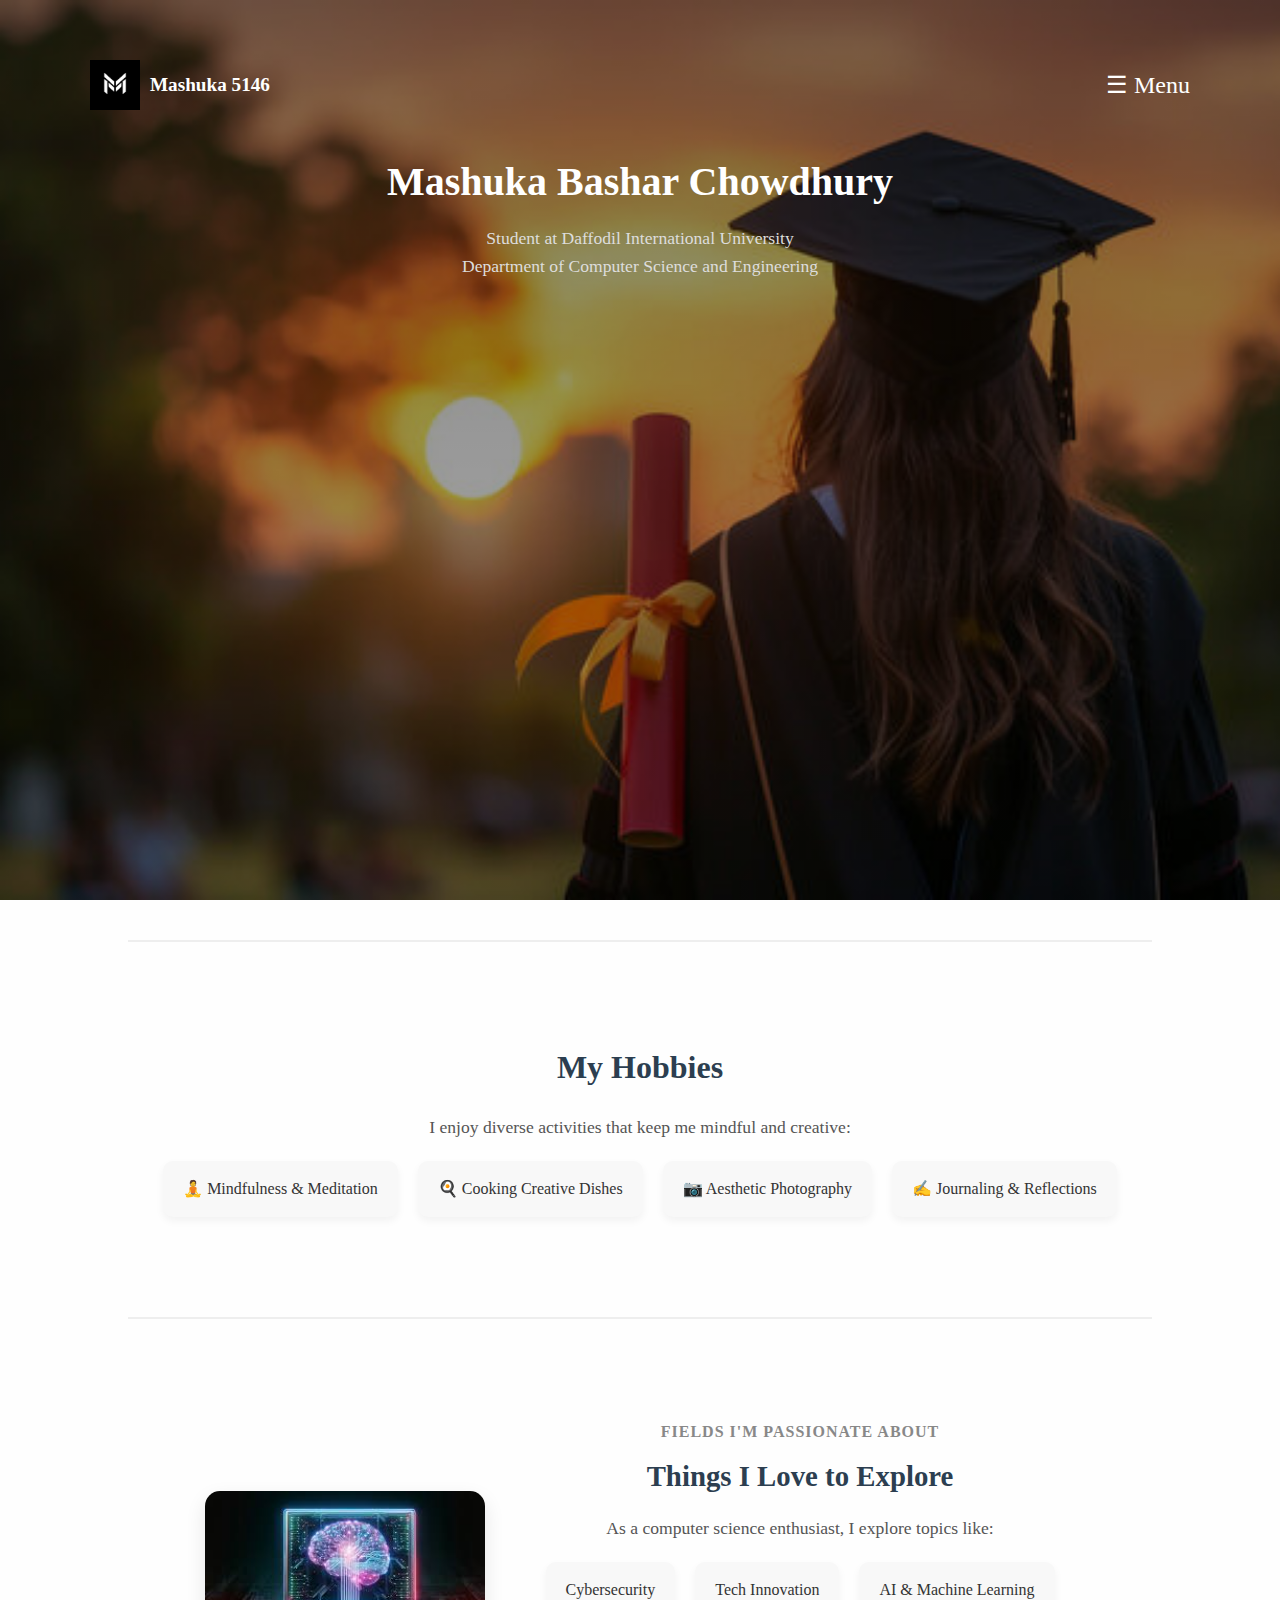
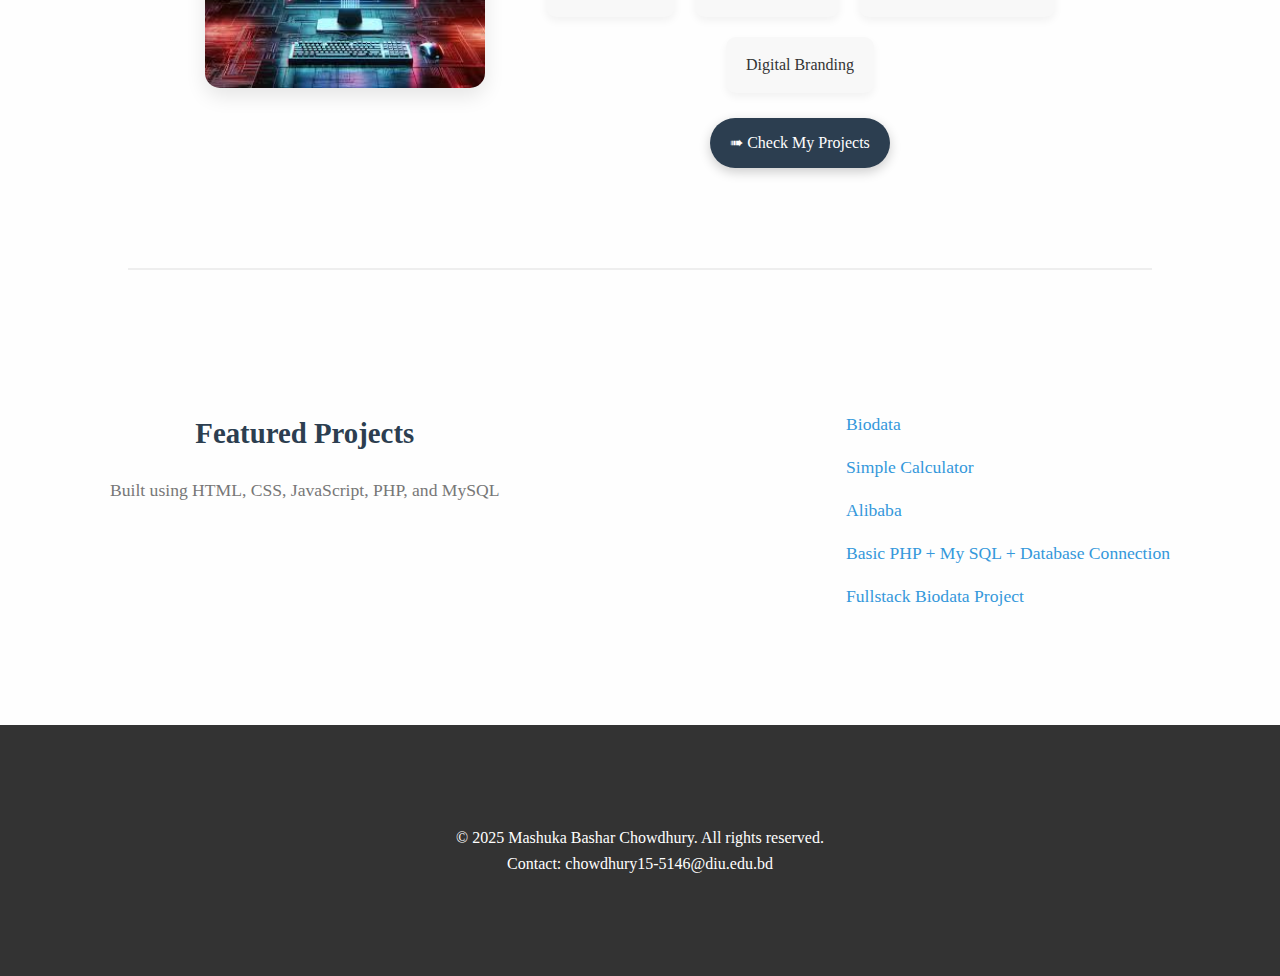
<file: index.html>
<!DOCTYPE html>
<html lang="en">
<head>
  <meta charset="UTF-8" />
  <meta name="viewport" content="width=device-width, initial-scale=1.0">
  <title>Mashuka | Home</title>
  <style>
    * {
      box-sizing: border-box;
      margin: 0;
      padding: 0;
    }

    body {
      font-family: 'Times New Roman', Times, serif;
      background: #fefefe;
      color: #333;
      line-height: 1.6;
    }

    .hero-section {
      background: linear-gradient(rgba(0,0,0,0.5), rgba(0,0,0,0.3)), url('360_F_844712853_ZsKKbJfSGUoxa0tIUtFX2C0VG5BS9cM1.jpg') no-repeat center center/cover;
      color: white;
      padding: 60px 20px;
      position: relative;
      min-height: 100vh;
    }

    .hero-overlay {
      display: flex;
      flex-direction: column;
      justify-content: center;
      align-items: center;
    }

    .top-bar {
      display: flex;
      justify-content: space-between;
      align-items: center;
      width: 100%;
      max-width: 1100px;
      margin: auto;
    }

    .logo-container {
      display: flex;
      align-items: center;
      gap: 10px;
    }

    .logo-container img {
      height: 50px;
    }

    .brand-text {
      font-size: 1.2rem;
      font-weight: bold;
      color: #fff;
    }

    .nav-toggle {
      font-size: 24px;
      cursor: pointer;
      color: white;
    }

    .nav-dropdown {
      position: fixed;
      top: 0;
      left: 0;
      width: 100%;
      height: 100vh;
      background: #000;
      display: flex;
      flex-direction: column;
      align-items: center;
      justify-content: center;
      transform: translateY(-100%);
      transition: transform 0.4s ease;
      z-index: 9999;
    }

    .nav-dropdown.active {
      transform: translateY(0);
    }

    .nav-dropdown a {
      color: #fff;
      font-size: 2em;
      text-decoration: none;
      margin: 20px;
      transition: color 0.3s ease;
    }

    .nav-dropdown a:hover {
      color: #ffcc00;
    }

    .header-title {
      text-align: center;
      margin-top: 40px;
    }

    .header-title h1 {
      font-size: 2.5em;
    }

    .header-subtitle {
      font-size: 1.1em;
      margin-top: 10px;
      color: #ddd;
    }

    .soft-divider {
      border: none;
      border-top: 2px solid #eee;
      margin: 40px auto;
      width: 80%;
    }

    .section {
      padding: 40px 20px;
      max-width: 900px;
      margin: auto;
    }

    .section h1, .section h2 {
      margin-bottom: 15px;
      color: #444;
    }

    .list {
      list-style: none;
      padding-left: 20px;
    }

    .list li {
      padding: 5px 0;
    }

    .interest-area {
      display: flex;
      flex-wrap: wrap;
      gap: 20px;
      align-items: center;
      justify-content: center;
    }

    .image-box img {
      width: 250px;
      border-radius: 10px;
      box-shadow: 0 0 10px rgba(0,0,0,0.1);
    }

    .text-box {
      max-width: 500px;
    }

    .button-link {
      display: inline-block;
      margin-top: 20px;
      padding: 10px 16px;
      background-color:rgb(88, 92, 95);
      color: #fff;
      text-decoration: none;
      border-radius: 5px;
      transition: background 0.3s;
    }

    .button-link:hover {
      background-color:rgb(88, 92, 95);
    }

    .featured-work .dual {
      display: flex;
      flex-direction: row;
      justify-content: space-between;
      gap: 30px;
    }

    .footer-box {
      text-align: center;
      padding: 100px;
      background: #333;
      color: white;
      margin-top: 40px;
    }

    .close-btn {
        position: absolute;
        top: 20px;
        right: 30px;
        font-size: 2em;
        background: none;
        border: none;
        color: white;
        cursor: pointer;
        transition: color 0.3s ease;
      }
      
      .close-btn:hover {
        color: #ffcc00;
      }

      .section {
        padding: 60px 20px;
        max-width: 1100px;
        margin: auto;
      }
      
      .section h1, .section h2 {
        font-size: 2rem;
        margin-bottom: 20px;
        color: #2c3e50;
        text-align: center;
      }
      
      .section p {
        font-size: 1.1rem;
        text-align: center;
        color: #555;
      }
      
      .list {
        list-style: none;
        padding-left: 0;
        margin-top: 20px;
        display: flex;
        flex-wrap: wrap;
        justify-content: center;
        gap: 20px;
      }
      
      .list li {
        background: #f8f8f8;
        padding: 15px 20px;
        border-radius: 10px;
        box-shadow: 0 4px 8px rgba(0,0,0,0.05);
        font-size: 1rem;
        transition: transform 0.3s ease;
      }
      
      .list li:hover {
        transform: scale(1.05);
        background: #e0e0e0;
      }
      
      .interest-area {
        display: flex;
        flex-wrap: wrap;
        gap: 40px;
        align-items: center;
        justify-content: center;
        margin-top: 40px;
      }
      
      .image-box img {
        width: 280px;
        border-radius: 15px;
        box-shadow: 0 8px 20px rgba(0,0,0,0.1);
      }
      
      .text-box {
        max-width: 550px;
        text-align: center;
      }
      
      .text-box h2 {
        font-size: 1.8rem;
        color: #2c3e50;
        margin-bottom: 15px;
      }
      
      .text-box .tag {
        color: #888;
        text-transform: uppercase;
        letter-spacing: 1px;
        margin-bottom: 8px;
        font-weight: bold;
      }
      
      .button-link {
        margin-top: 25px;
        padding: 12px 20px;
        background-color: #2c3e50;
        color: #fff;
        border-radius: 25px;
        font-size: 1rem;
        text-decoration: none;
        box-shadow: 0 4px 12px rgba(0,0,0,0.2);
        transition: background 0.3s ease, transform 0.3s ease;
      }
      
      .button-link:hover {
        background-color: #1abc9c;
        transform: scale(1.05);
      }
      
      .featured-work .dual {
        display: flex;
        flex-wrap: wrap;
        justify-content: space-between;
        gap: 40px;
        align-items: flex-start;
        margin-top: 40px;
      }
      
      .left-pane h2 {
        font-size: 1.8rem;
        color: #2c3e50;
      }
      
      .left-pane p {
        color: #777;
      }
      
      .right-pane ul {
        list-style-type: none;
        padding: 0;
      }
      
      .right-pane li {
        margin-bottom: 15px;
      }
      
      .right-pane a {
        text-decoration: none;
        color: #3498db;
        font-size: 1.1rem;
        transition: color 0.3s ease, font-weight 0.3s ease;
      }
      
      .right-pane a:hover {
        color: #1abc9c;
        font-weight: bold;
      }
      
      
  </style>
</head>
<body>

  <header class="hero-section">
    <div class="hero-overlay">
      <div class="top-bar">
        <div class="logo-container">
          <img src="Letter-M-logo-design-logo-mark-brand-identity-branding-by-Aditya-Chhatrala.png" alt="logo">
          <p class="brand-text">Mashuka 5146</p>
        </div>
        <div class="nav-toggle" onclick="toggleNav()">&#9776; <span class="toggle-text">Menu</span></div>
      </div>

      <div class="header-title">
        <h1>Mashuka Bashar Chowdhury</h1>
        <p class="header-subtitle">Student at Daffodil International University<br>Department of Computer Science and Engineering</p>
      </div>
    </div>
  </header>


  <nav class="nav-dropdown" id="navDropdown">
    <button class="close-btn" onclick="toggleNav()">✕</button>

    <a href="about.html">About Me</a>
    <a href="portfolio.html">My Portfolio</a>
  </nav>

  <hr class="soft-divider">

  <section class="section hobbies">
    <div class="section-content">
      <h1>My Hobbies</h1>
      <p>I enjoy diverse activities that keep me mindful and creative:</p>
      <ul class="list">
        <li>🧘 Mindfulness & Meditation</li>
        <li>🍳 Cooking Creative Dishes</li>
        <li>📷 Aesthetic Photography</li>
        <li>✍️ Journaling & Reflections</li>
      </ul>
    </div>
  </section>
  
  <hr class="soft-divider">
  
  <section class="section interest-area">
    <div class="image-box">
      <img src="images.jpeg" alt="Interest Area">
    </div>
    <div class="text-box">
      <h4 class="tag">Fields I'm Passionate About</h4>
      <h2>Things I Love to Explore</h2>
      <p>As a computer science enthusiast, I explore topics like:</p>
      <ul class="list">
        <li>Cybersecurity</li>
        <li>Tech Innovation</li>
        <li>AI & Machine Learning</li>
        <li>Digital Branding</li>
      </ul>
      <a href="portfolio.html" class="button-link">
        ➠ Check My Projects
      </a>
    </div>
  </section>
  
  <hr class="soft-divider">
  
  <section class="section featured-work">
    <div class="section-content dual">
      <div class="left-pane">
        <h2>Featured Projects</h2>
        <p>Built using HTML, CSS, JavaScript, PHP, and MySQL</p>
      </div>
      <div class="right-pane">
        <ul>
          <li><a href="biodata.html" target="_blank">Biodata</a></li>
          <li><a href="calculator.html" target="_blank">Simple Calculator</a></li>
          <li><a href="index_.html" target="_blank">Alibaba</a></li>
          <li><a href="https://github.com/mashukabashar/weblab-4" target="_blank">Basic PHP + My SQL + Database Connection</a></li>
          <li><a href="https://github.com/mashukabashar/weblab-5" target="_blank">Fullstack Biodata Project</a></li>
        </ul>
      </div>
    </div>
  </section>
  

  <footer class="footer-box">
    <p>&copy; 2025 Mashuka Bashar Chowdhury. All rights reserved.</p>
    <p>Contact: chowdhury15-5146@diu.edu.bd</p>
  </footer>

  <script>
    function toggleNav() {
      const menu = document.getElementById('navDropdown');
      menu.classList.toggle('active');
    }
  </script>

</body>
</html>
</file>
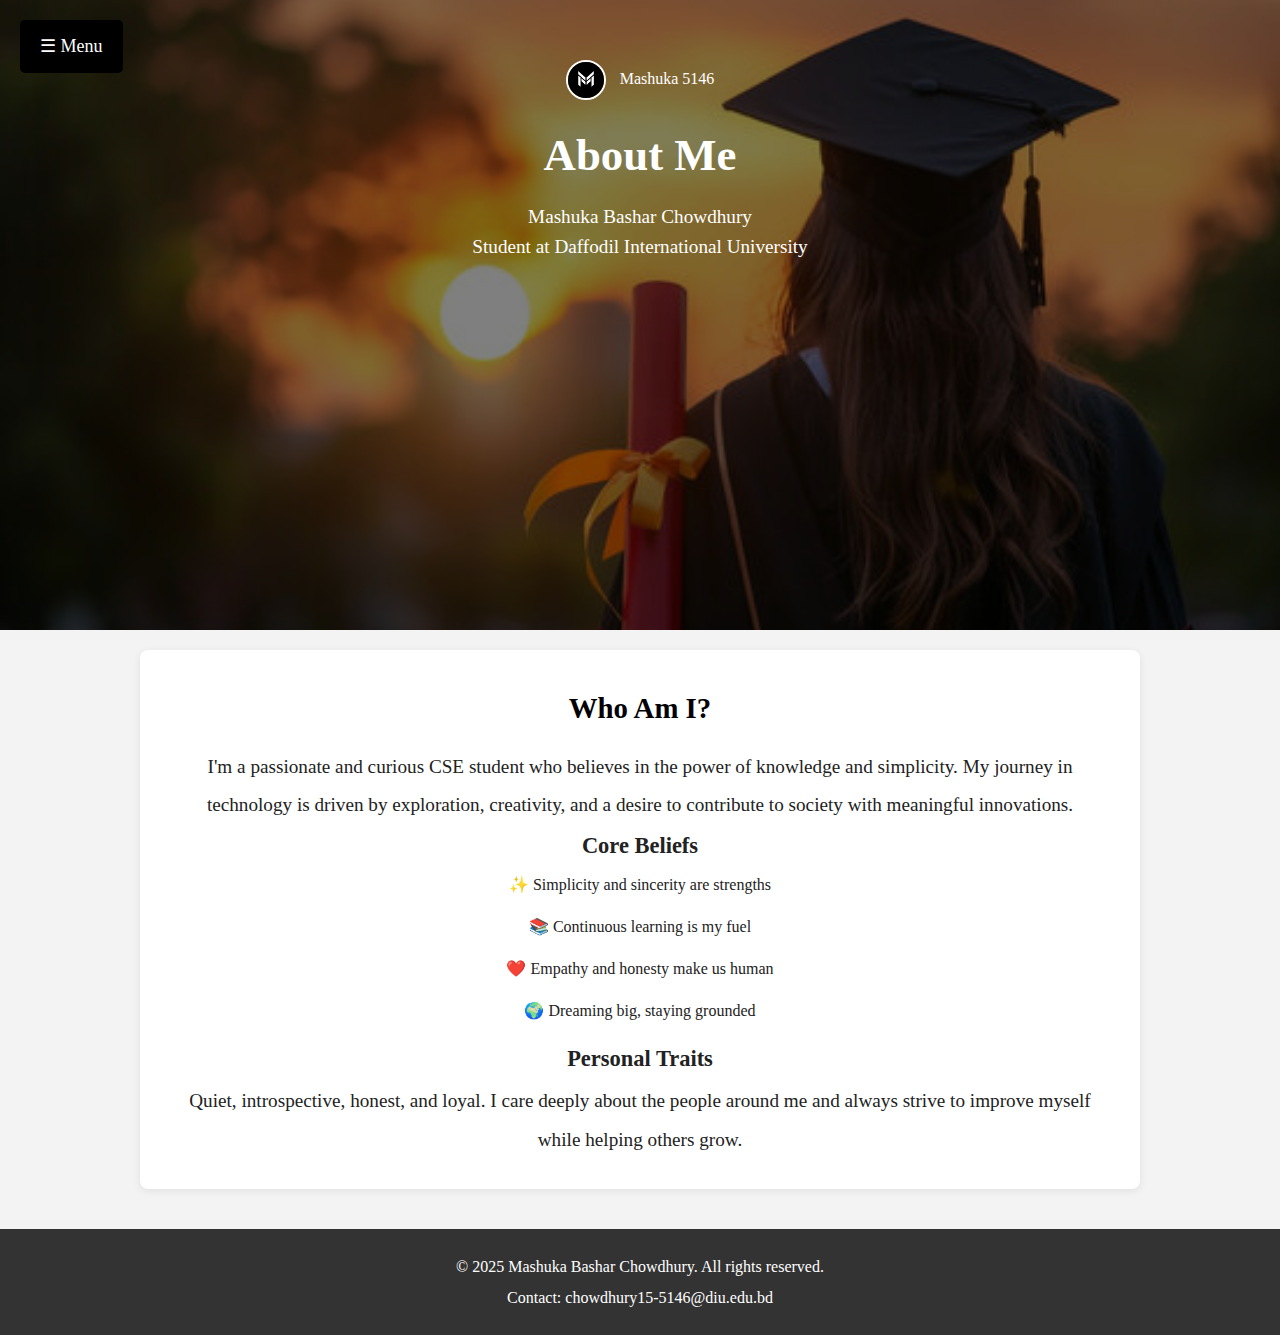
<file: about.html>
<!DOCTYPE html>
<html lang="en">
<head>
  <meta charset="UTF-8" />
  <title>About Me | Mashuka</title>
  <link rel="stylesheet" href="style.css">
</head>
<body>

  <header class="hero-section">
    <div class="hero-overlay">
      <div class="logo-container">
        <p><img src="Letter-M-logo-design-logo-mark-brand-identity-branding-by-Aditya-Chhatrala.png" alt="logo"> Mashuka 5146</p>
      </div>
      <div class="header-title">
        <h1>About Me</h1>
        <p class="header-subtitle">Mashuka Bashar Chowdhury<br>Student at Daffodil International University</p>
      </div>
    </div>

    <div class="nav-toggle" onclick="toggleNav()">&#9776; <span class="toggle-text">Menu</span></div>
    <nav class="nav-dropdown" id="navDropdown">
        <a href="index.html">Home</a>
        <a href="portfolio.html">My Portfolio</a>
    </nav>
  </header>

  <section class="section about">
    <div class="section-content">
      <h2>Who Am I?</h2>
      <p>I'm a passionate and curious CSE student who believes in the power of knowledge and simplicity. My journey in technology is driven by exploration, creativity, and a desire to contribute to society with meaningful innovations.</p>

      <h3>Core Beliefs</h3>
      <ul class="list">
        <li>✨ Simplicity and sincerity are strengths</li>
        <li>📚 Continuous learning is my fuel</li>
        <li>❤️ Empathy and honesty make us human</li>
        <li>🌍 Dreaming big, staying grounded</li>
      </ul>

      <h3>Personal Traits</h3>
      <p>Quiet, introspective, honest, and loyal. I care deeply about the people around me and always strive to improve myself while helping others grow.</p>
    </div>
  </section>

  <footer class="footer-box">
    <p>&copy; 2025 Mashuka Bashar Chowdhury. All rights reserved.</p>
    <p>Contact: chowdhury15-5146@diu.edu.bd</p>
  </footer>

  <script>
    function toggleNav() {
      const menu = document.getElementById('navDropdown');
      menu.style.display = (menu.style.display === 'flex') ? 'none' : 'flex';
    }
  </script>
</body>
</html>
</file>
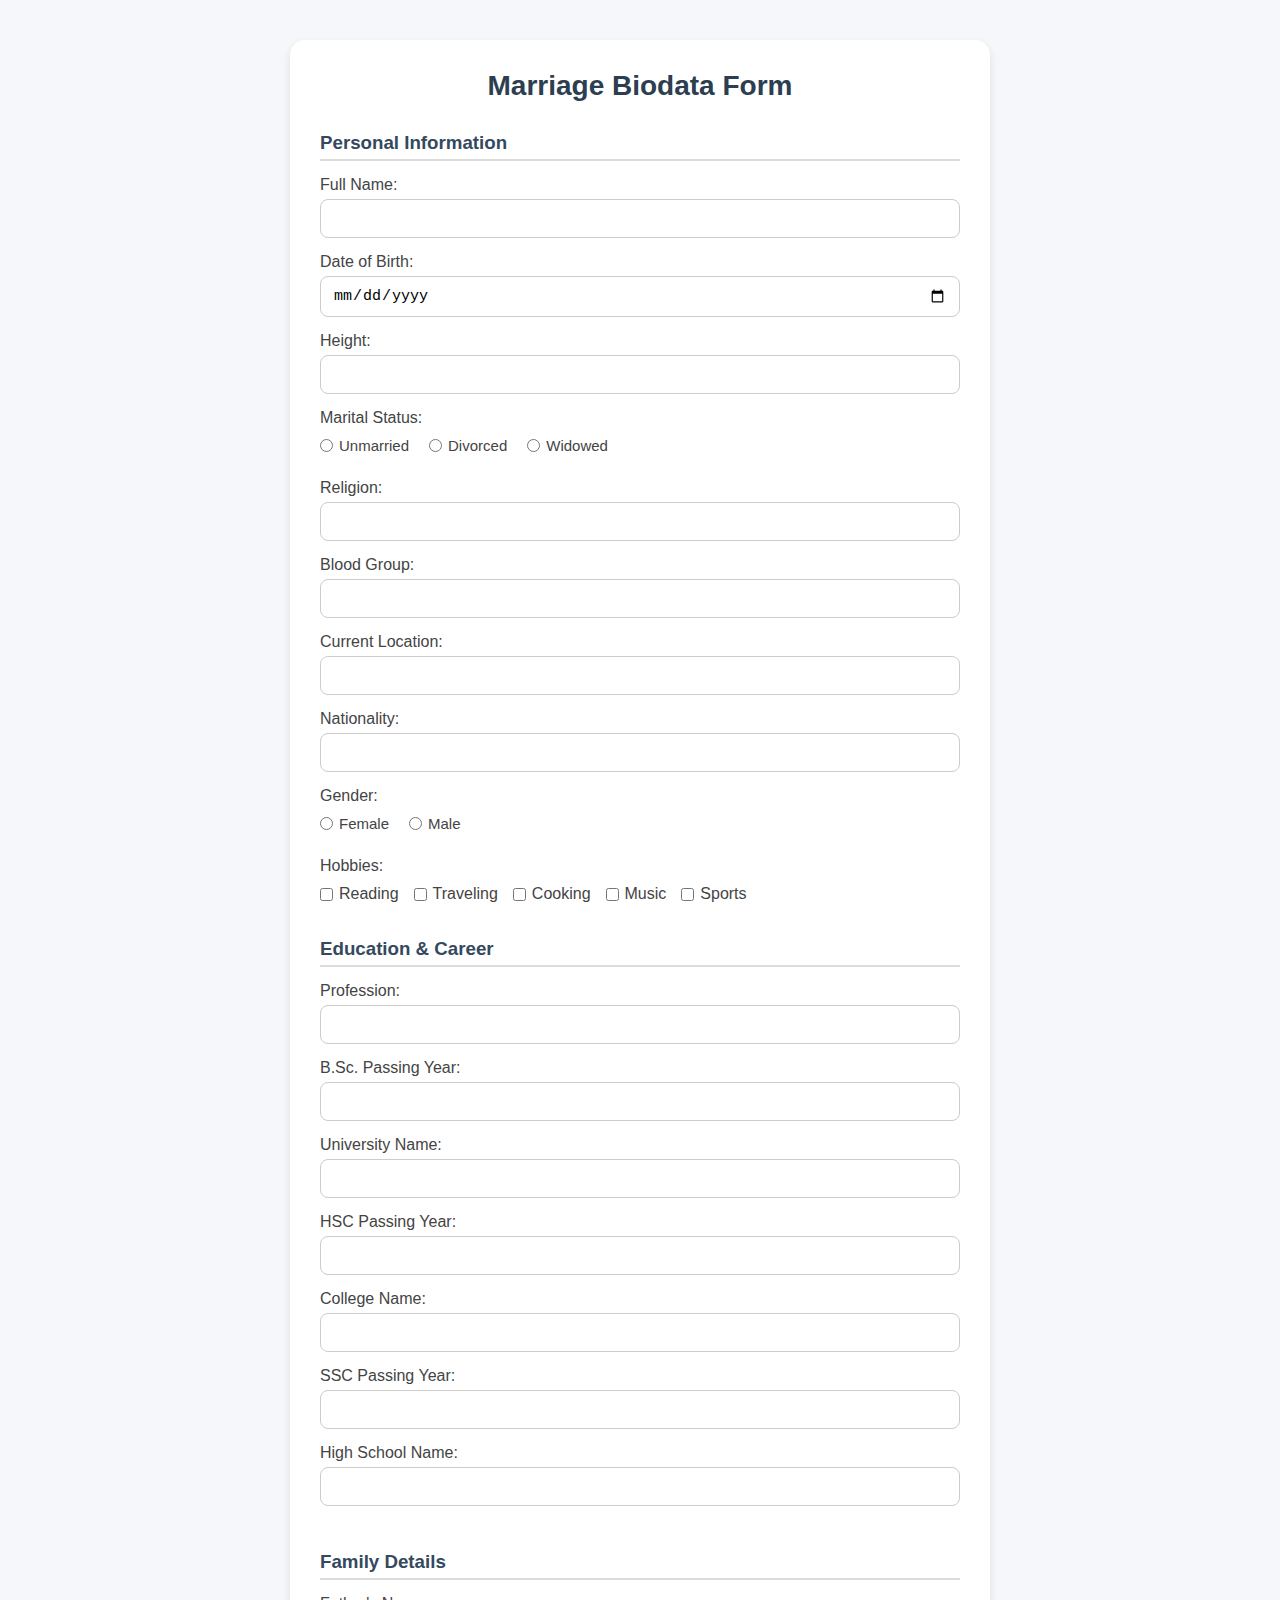
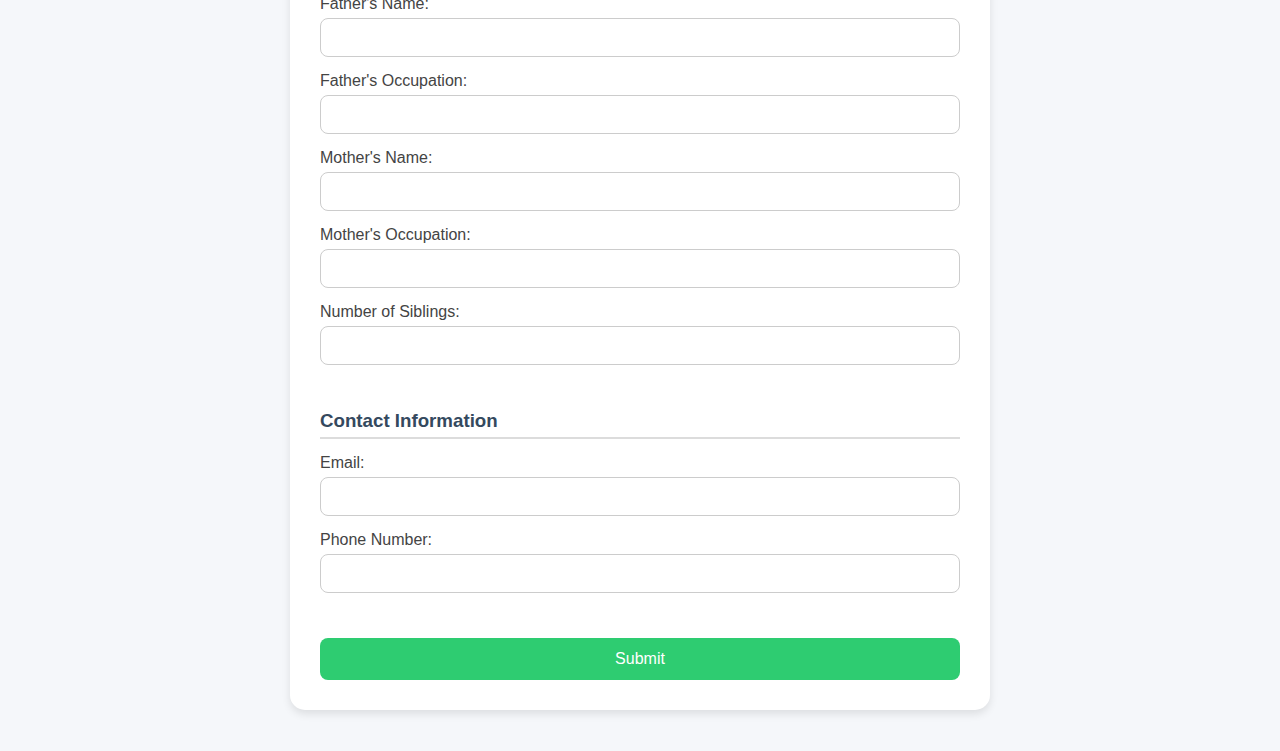
<file: biodata.html>
<!DOCTYPE html>
<html lang="en">
<head>
  <meta charset="UTF-8">
  <title>Marriage Biodata Form</title>
  <link rel="stylesheet" href="biodata.css">
</head>
<body>

  <div class="container">
    <h1>Marriage Biodata Form</h1>

    <form>
      <h3>Personal Information</h3>

      <label for="name">Full Name:</label>
      <input type="text" id="name" name="name" required>

      <label for="dob">Date of Birth:</label>
      <input type="date" id="dob" name="dob" required>

      <label for="height">Height:</label>
      <input type="text" id="height" name="height">

      <label>Marital Status:</label>
      <div class="radio-group">
        <label><input type="radio" name="marital" value="unmarried"> Unmarried</label>
        <label><input type="radio" name="marital" value="divorced"> Divorced</label>
        <label><input type="radio" name="marital" value="widowed"> Widowed</label>
      </div>

      <label for="religion">Religion:</label>
      <input type="text" id="religion" name="religion">

      <label for="blood">Blood Group:</label>
      <input type="text" id="blood" name="blood">

      <label for="location">Current Location:</label>
      <input type="text" id="location" name="location">

      <label for="nationality">Nationality:</label>
      <input type="text" id="nationality" name="nationality">

      <label>Gender:</label>
      <div class="radio-group">
        <label><input type="radio" name="gender" value="female"> Female</label>
        <label><input type="radio" name="gender" value="male"> Male</label>
      </div>

      <label>Hobbies:</label>
      <div class="checkbox-group">
        <label><input type="checkbox" name="hobbies" value="reading"> Reading</label>
        <label><input type="checkbox" name="hobbies" value="traveling"> Traveling</label>
        <label><input type="checkbox" name="hobbies" value="cooking"> Cooking</label>
        <label><input type="checkbox" name="hobbies" value="music"> Music</label>
        <label><input type="checkbox" name="hobbies" value="sports"> Sports</label>
      </div>

      <h3>Education & Career</h3>


      <label for="profession">Profession:</label>
      <input type="text" id="profession" name="profession">

      <label for="education">B.Sc. Passing Year:</label>
      <input type="text" id="education" name="education">

      <label for="universityname">University Name:</label>
      <input type="text" id="universityname" name="universityname">

      <label for="hsc_year">HSC Passing Year:</label>
      <input type="text" id="hsc_year" name="hsc_year">

      <label for="college_name">College Name:</label>
      <input type="text" id="college_name" name="college_name">

      <label for="ssc_year">SSC Passing Year:</label>
      <input type="text" id="ssc_year" name="ssc_year">

      <label for="school_name">High School Name:</label>
      <input type="text" id="school_name" name="school_name">

      <h3>Family Details</h3>

      <label for="father_name">Father's Name:</label>
      <input type="text" id="father_name" name="father_name">

      <label for="father_occupation">Father's Occupation:</label>
      <input type="text" id="father_occupation" name="father_occupation">

      <label for="mother_name">Mother's Name:</label>
      <input type="text" id="mother_name" name="mother_name">

      <label for="mother_occupation">Mother's Occupation:</label>
      <input type="text" id="mother_occupation" name="mother_occupation">

      <label for="siblings">Number of Siblings:</label>
      <input type="number" id="siblings" name="siblings">

      <h3>Contact Information</h3>

      <label for="email">Email:</label>
      <input type="email" id="email" name="email">

      <label for="phone">Phone Number:</label>
      <input type="tel" id="phone" name="phone">


      <button type="submit">Submit</button>
    </form>
  </div>



</body>
</html>
</file>
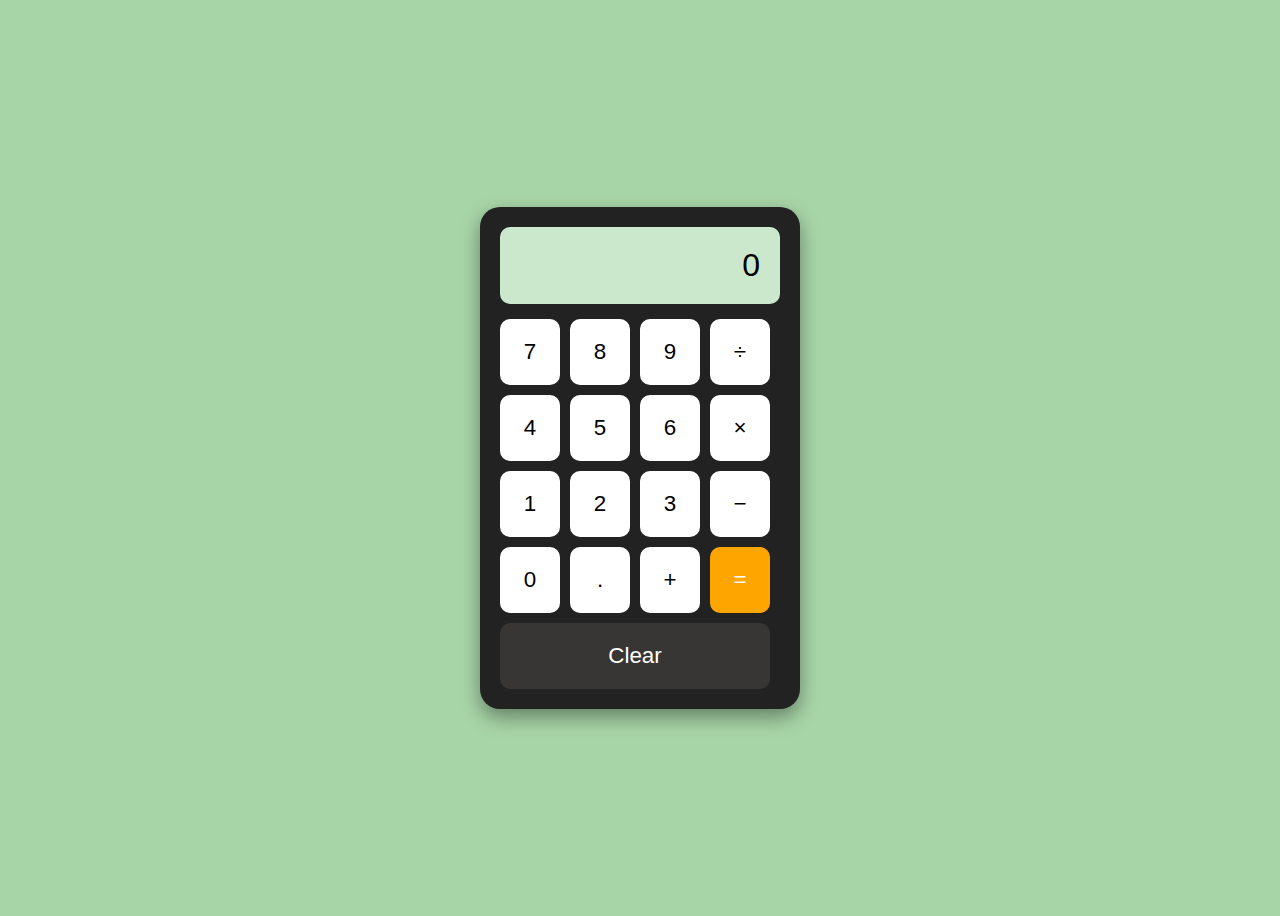
<file: calculator.html>
<!DOCTYPE html>
<html lang="en">
<head>
  <meta charset="UTF-8">
  <title>Calculator</title>
  <link rel="stylesheet" href="calculator.css">
</head>
<body>
  <div class="calculator">
    <div class="display" id="display">0</div>
    <div class="buttons">
      <button onclick="press('7')">7</button>
      <button onclick="press('8')">8</button>
      <button onclick="press('9')">9</button>
      <button onclick="press('/')">÷</button>

      <button onclick="press('4')">4</button>
      <button onclick="press('5')">5</button>
      <button onclick="press('6')">6</button>
      <button onclick="press('*')">×</button>

      <button onclick="press('1')">1</button>
      <button onclick="press('2')">2</button>
      <button onclick="press('3')">3</button>
      <button onclick="press('-')">−</button>

      <button onclick="press('0')">0</button>
      <button onclick="press('.')">.</button>
      <button onclick="press('+')">+</button>
      <button class="equal" onclick="calculate()">=</button>

      <button class="clear" onclick="clearDisplay()">Clear</button>
    </div>
  </div>

  <script src="calculator.js"></script>
</body>
</html>
</file>
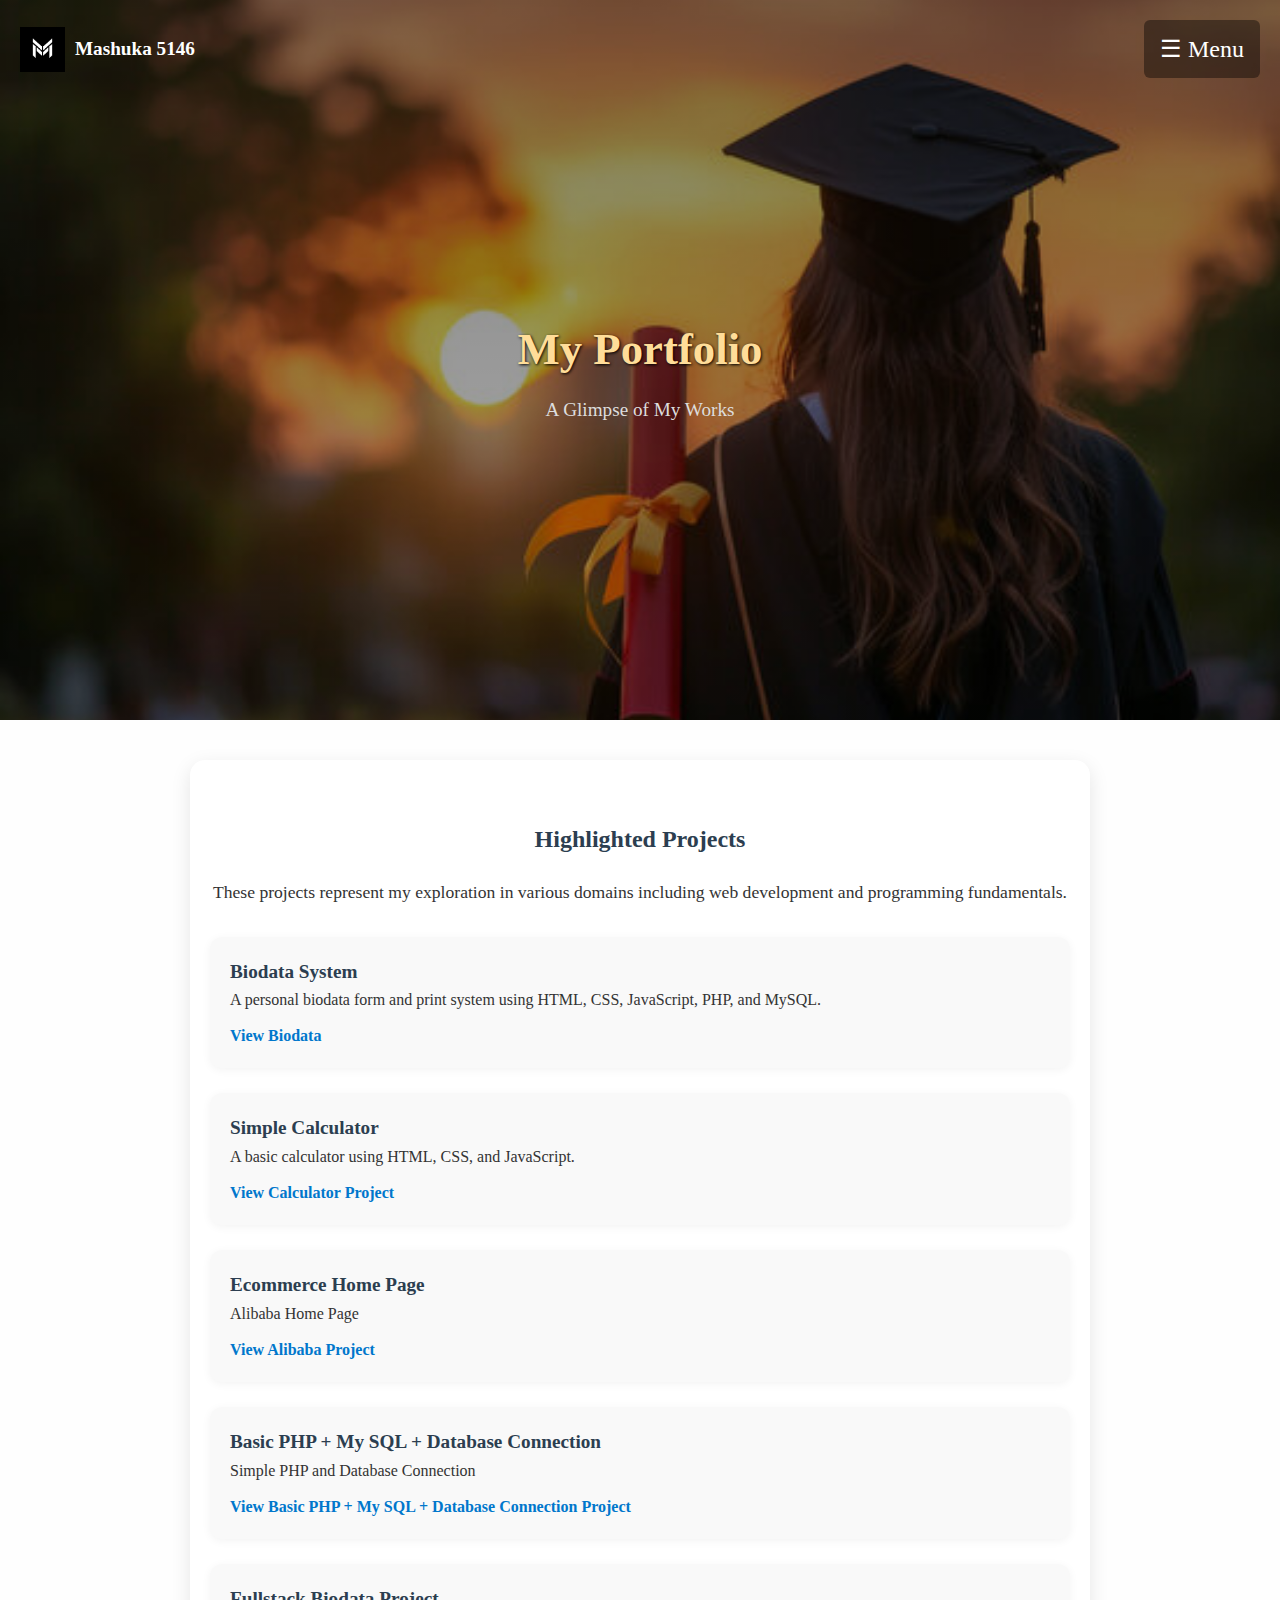
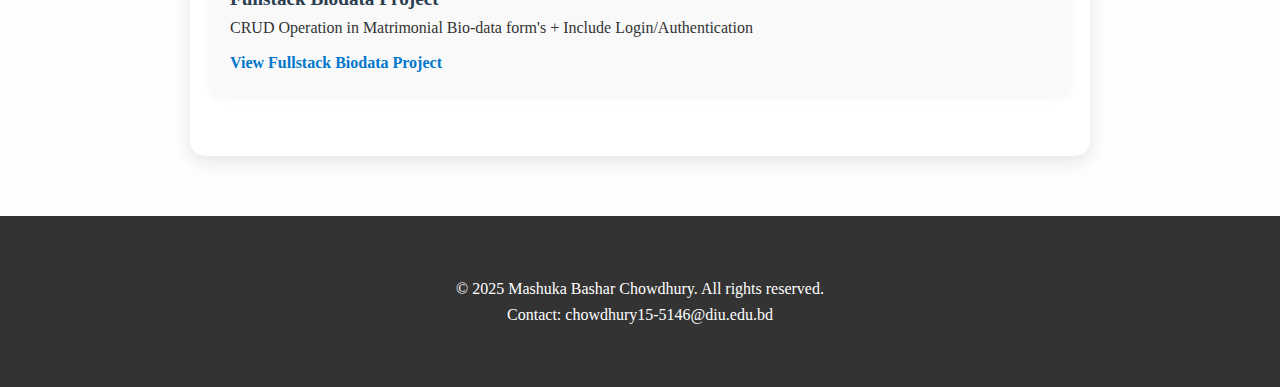
<file: portfolio.html>
<!DOCTYPE html>
<html lang="en">
<head>
  <meta charset="UTF-8" />
  <meta name="viewport" content="width=device-width, initial-scale=1.0">
  <title>Portfolio | Mashuka</title>
  <style>
    * {
      margin: 0;
      padding: 0;
      box-sizing: border-box;
    }

    body {
      font-family: 'Times New Roman', Times, serif;
      background: #fefefe;
      color: #333;
      line-height: 1.6;
    }

    .hero-section {
      position: relative;
      background: linear-gradient(rgba(0,0,0,0.5), rgba(0,0,0,0.3)), url('360_F_844712853_ZsKKbJfSGUoxa0tIUtFX2C0VG5BS9cM1.jpg') no-repeat center center/cover;
      color: white;
      min-height: 80vh;
      display: flex;
      flex-direction: column;
      justify-content: center;
      align-items: center;
      padding: 80px 20px 60px;
      text-align: center;
    }

    .hero-top-bar {
      position: absolute;
      top: 20px;
      left: 20px;
      right: 20px;
      display: flex;
      justify-content: space-between;
      align-items: center;
      z-index: 10;
    }

    .logo-container {
      display: flex;
      align-items: center;
      gap: 10px;
    }

    .logo-container img {
      height: 45px;
    }

    .logo-container p {
      font-size: 1.2rem;
      font-weight: bold;
      color: #fff;
      margin: 0;
    }

    .nav-toggle {
      font-size: 1.5em;
      cursor: pointer;
      color: white;
      background: rgba(0, 0, 0, 0.4);
      padding: 10px 16px;
      border-radius: 6px;
      transition: background 0.3s ease;
    }

    .nav-toggle:hover {
      background: rgba(255, 255, 255, 0.2);
    }

    .header-title h1 {
      font-size: 2.8em;
      margin-bottom: 10px;
      color: #ffdd99;
      text-shadow: 1px 1px 3px #000;
    }

    .header-subtitle {
      font-size: 1.2em;
      color: #ddd;
    }

    .nav-dropdown {
      display: none;
      flex-direction: column;
      position: fixed;
      top: 0;
      left: 0;
      height: 100vh;
      width: 100%;
      background: #000;
      justify-content: center;
      align-items: center;
      z-index: 1000;
    }

    .nav-dropdown a {
      color: white;
      font-size: 2em;
      text-decoration: none;
      margin: 15px;
      transition: color 0.3s ease;
    }

    .nav-dropdown a:hover {
      color: #ffcc00;
    }

    .close-btn {
      position: absolute;
      top: 20px;
      right: 30px;
      font-size: 2em;
      background: none;
      border: none;
      color: white;
      cursor: pointer;
      transition: color 0.3s ease;
    }

    .close-btn:hover {
      color: #ffcc00;
    }

    .section.project-list {
      padding: 60px 20px;
      max-width: 900px;
      margin: 40px auto;
      background: #fff;
      border-radius: 15px;
      box-shadow: 0 6px 20px rgba(0,0,0,0.1);
    }

    .section-content h2 {
      color: #2c3e50;
      margin-bottom: 20px;
      text-align: center;
    }

    .section-content p {
      font-size: 1.1rem;
      margin-bottom: 30px;
      text-align: center;
    }

    .list {
      list-style: none;
      padding: 0;
      display: flex;
      flex-direction: column;
      gap: 25px;
    }

    .list li {
      background: #f9f9f9;
      padding: 20px;
      border-radius: 12px;
      box-shadow: 0 2px 10px rgba(0,0,0,0.05);
      transition: transform 0.3s ease, background 0.3s ease;
    }

    .list li:hover {
      background: #eaeaea;
      transform: scale(1.02);
    }

    .list strong {
      font-size: 1.2em;
      color: #2c3e50;
    }

    .list a {
      display: inline-block;
      margin-top: 10px;
      color: #0077cc;
      text-decoration: none;
      font-weight: bold;
    }

    .list a:hover {
      text-decoration: underline;
    }

    .footer-box {
      text-align: center;
      padding: 60px 20px;
      background: #333;
      color: white;
      margin-top: 60px;
    }

    .list a {
        color: #0077cc;
        text-decoration: none; /* removes underline */
        transition: color 0.3s ease;
      }
      
      .list a:hover {
        text-decoration: none;
        color: #0077cc;
      }
      

    @media (max-width: 768px) {
      .header-title h1 {
        font-size: 2em;
      }

      .section-content {
        padding: 0 10px;
      }

      .nav-dropdown a {
        font-size: 1.5em;
      }
    }
  </style>
</head>
<body>

  <header class="hero-section">
    <div class="hero-top-bar">
      <div class="logo-container">
        <img src="Letter-M-logo-design-logo-mark-brand-identity-branding-by-Aditya-Chhatrala.png" alt="logo">
        <p>Mashuka 5146</p>
      </div>
      <div class="nav-toggle" onclick="toggleNav()">☰ Menu</div>
    </div>

    <div class="header-title">
      <h1>My Portfolio</h1>
      <p class="header-subtitle">A Glimpse of My Works</p>
    </div>

    <nav class="nav-dropdown" id="navDropdown">
      <button class="close-btn" onclick="toggleNav()">✕</button>
      <a href="index.html">Home</a>
      <a href="about.html">About Me</a>
    </nav>
  </header>

  <section class="section project-list">
    <div class="section-content">
      <h2>Highlighted Projects</h2>
      <p>These projects represent my exploration in various domains including web development and programming fundamentals.</p>

      <ul class="list">
        <li>
          <strong>Biodata System</strong><br>
          A personal biodata form and print system using HTML, CSS, JavaScript, PHP, and MySQL.<br>
          <a href="biodata.html" target="_blank">View Biodata</a>
        </li>
        <li>
          <strong>Simple Calculator</strong><br>
          A basic calculator using HTML, CSS, and JavaScript.<br>
          <a href="calculator.html" target="_blank">View Calculator Project</a>
        </li>
        <li>
          <strong>Ecommerce Home Page</strong><br>
          Alibaba Home Page<br>
          <a href="index_.html" target="_blank">View Alibaba Project</a>
        </li>

        <li>
          <strong>Basic PHP + My SQL + Database Connection</strong><br>
          Simple PHP and Database Connection<br>
          <a href="https://github.com/mashukabashar/weblab-4" target="_blank">View Basic PHP + My SQL + Database Connection Project</a>
        </li>

        <li>
          <strong>Fullstack Biodata Project</strong><br>
          CRUD Operation in Matrimonial Bio-data form's + Include Login/Authentication<br>
          <a href="https://github.com/mashukabashar/weblab-5" target="_blank">View Fullstack Biodata Project</a>
        </li>
      </ul>
    </div>
  </section>

  <footer class="footer-box">
    <p>&copy; 2025 Mashuka Bashar Chowdhury. All rights reserved.</p>
    <p>Contact: chowdhury15-5146@diu.edu.bd</p>
  </footer>

  <script>
    function toggleNav() {
      const menu = document.getElementById('navDropdown');
      if (menu.style.display === 'flex') {
        menu.style.display = 'none';
      } else {
        menu.style.display = 'flex';
      }
    }
  </script>

</body>
</html>
</file>
<file: style.css>
* {
    margin: 0;
    padding: 0;
    box-sizing: border-box;
  }
  
  body {
    font-family: 'Times New Roman', Times, serif;
    background-color: #f3f3f3;
    color: #222;
    line-height: 1.6;
  }
  
  /* Hero Banner */
  .hero-section {
    background: url('360_F_844712853_ZsKKbJfSGUoxa0tIUtFX2C0VG5BS9cM1.jpg') no-repeat center center;
    background-size: cover;
    height: 70vh;
    position: relative;
    color: white;
    display: flex;
  }
  
  .hero-overlay {
    background-color: rgba(0, 0, 0, 0.5);
    height: 100%;
    width: 100%;
    padding: 60px 20px;
    text-align: center;
  }
  
  .logo-container img {
    width: 40px;
    border-radius: 50%;
    margin-right: 10px;
    vertical-align: middle;
    border: 2px solid white;
  }
  
  .header-title h1 {
    font-size: 2.8rem;
    margin-top: 20px;
  }
  
  .header-subtitle {
    font-size: 1.2rem;
    margin-top: 10px;
  }
  
  .nav-toggle {
    position: absolute;
    top: 20px;
    left: 20px;
    background-color: black;
    color: white;
    padding: 12px 20px;
    font-size: 18px;
    cursor: pointer;
    width: fit-content;
    border-radius: 5px;
    z-index: 101;
  }
  
  .nav-toggle:hover {
    background-color: black;
  }
  
  .nav-dropdown {
    display: none;
    flex-direction: column;
    position: absolute;
    top: 80px; /* Adjust if needed */
    left: 20px; /* Align with nav-toggle */
    background-color: black;
    padding: 10px 0;
    border-radius: 5px;
    box-shadow: 0 4px 8px rgba(0,0,0,0.3);
    z-index: 100;
    min-width: 160px;
    text-align: center;
  }
  
  
  .nav-dropdown a {
    color: white;
    padding: 10px 0;
    text-decoration: none;
    font-weight: 500;
  }
  
  .nav-dropdown a:hover {
    text-decoration: none;
  }
  
  /* Divider */
  .soft-divider {
    height: 1px;
    background-color: #ccc;
    margin: 30px 0;
  }
  
  /* Section Design */
  .section {
    padding: 30px;
    background-color: white;
    margin: 20px auto;
    max-width: 1000px;
    border-radius: 8px;
    box-shadow: 0 2px 8px rgba(0,0,0,0.08);
    text-align: center;
    font-size: larger;
    line-height: 2;
    
  }
  
  .section-content h2 {
    color:black;
    margin-bottom: 10px;
  }
  
  .list {
    list-style: none;
    padding-left: 0;
  }
  
  .list li {
    margin-bottom: 10px;
    font-size: 16px;
  }
  
  /* Interest Section */
  .interest-area {
    display: flex;
    flex-wrap: wrap;
    gap: 20px;
  }
  
  .image-box {
    flex: 1 1 300px;
  }
  
  .image-box img {
    width: 100%;
    border-radius: 10px;
    height: 100%;
  }
  
  .text-box {
    flex: 2 1 300px;
  }
  
  .tag {
    color: #009688;
    font-weight: bold;
  }
  
  .button-link {
    display: inline-block;
    margin-top: 15px;
    background-color: #009688;
    color: white;
    padding: 10px 15px;
    text-decoration: none;
    border-radius: 5px;
  }
  
  .button-link:hover {
    background-color: #00796b;
  }
  
  .arrow-icon {
    margin-right: 5px;
  }
  
  /* Featured Section */
  .dual {
    display: flex;
    flex-wrap: wrap;
    justify-content: space-between;
  }
  
  .left-pane {
    flex: 1 1 300px;
  }
  
  .right-pane {
    flex: 1 1 300px;
  }
  
  .right-pane a {
    color: black;
    text-decoration: none;
    font-weight: bold;
  }
  
  .right-pane a:hover {
    text-decoration: none;
  }
  
  .right-pane ul {
    list-style: none;
    padding-left: 0;
    margin: 0;
  }
  
  .right-pane li {
    margin-bottom: 10px;
  }

  
  /* Footer */
  .footer-box {
    background-color: #333;
    color: white;
    text-align: center;
    padding: 20px;
    margin-top: 40px;
  }
  
  .footer-box p {
    margin: 5px 0;
  }
</file>
<file: biodata.css>
* {
    margin: 0;
    padding: 0;
    box-sizing: border-box;
  }
  
  body {
    font-family: 'Segoe UI', Tahoma, Geneva, Verdana, sans-serif;
    background-color: #f5f7fa;
    color: #333;
    padding: 40px 10px;
    display: flex;
    justify-content: center;
  }
  
  .container {
    background-color: #ffffff;
    padding: 30px;
    border-radius: 15px;
    max-width: 700px;
    width: 100%;
    box-shadow: 0 4px 8px rgba(0, 0, 0, 0.1);
  }
  
  .container h1 {
    text-align: center;
    margin-bottom: 30px;
    font-size: 28px;
    color: #2c3e50;
  }
  
  h3 {
    margin-top: 30px;
    margin-bottom: 15px;
    color: #34495e;
    border-bottom: 2px solid #dcdcdc;
    padding-bottom: 5px;
  }
  
  label {
    display: block;
    margin-bottom: 5px;
    font-weight: 500;
    color: #444;
  }
  
  input[type="text"],
  input[type="date"],
  input[type="email"],
  input[type="tel"],
  input[type="number"],
  select {
    width: 100%;
    padding: 10px 12px;
    margin-bottom: 15px;
    border: 1px solid #ccc;
    border-radius: 8px;
    font-size: 15px;
    transition: border-color 0.3s ease;
  }
  
  input:focus,
  select:focus {
    border-color: #3498db;
    outline: none;
  }
  
  .checkbox-group {
    display: flex;
    flex-wrap: wrap;
    gap: 15px;
    margin-top: 10px;
    margin-bottom: 20px;
  }
  
  .checkbox-group label {
    display: flex;
    align-items: center;
    gap: 6px;
    font-weight: normal;
  }
  
  .radio-group {
    display: flex;
    flex-wrap: wrap;
    gap: 20px;
    margin-top: 10px;
    margin-bottom: 20px;
  }
  
  .radio-group label {
    display: flex;
    align-items: center;
    gap: 6px;
    font-weight: normal;
    font-size: 15px;
    color: #444;
  }
  
  button[type="submit"] {
    width: 100%;
    padding: 12px;
    font-size: 16px;
    background-color: #2ecc71;
    color: white;
    border: none;
    border-radius: 8px;
    cursor: pointer;
    transition: background-color 0.3s ease;
    margin-top: 30px;
  }
  
  button[type="submit"]:hover {
    background-color: #27ae60;
  }
</file>
<file: calculator.css>
body {
    display: flex;
    justify-content: center;
    align-items: center;
    height: 100vh;
    background-color: #a8d5a8;
    font-family: Arial, sans-serif;
  }
  
  .calculator {
    background-color: #222;
    padding: 20px;
    border-radius: 20px;
    box-shadow: 0 8px 20px rgba(0, 0, 0, 0.4);
  }
  
  .display {
    background: #cce8cc;
    color: #000;
    font-size: 2em;
    padding: 20px;
    text-align: right;
    border-radius: 10px;
    margin-bottom: 15px;
    min-width: 240px;
  }
  
  .buttons {
    display: grid;
    grid-template-columns: repeat(4, 60px);
    grid-gap: 10px;
  }
  
  button {
    font-size: 1.4em;
    padding: 20px;
    border: none;
    border-radius: 10px;
    background: white;
    cursor: pointer;
    transition: background 0.2s;
  }
  
  button:hover {
    background: #ddd;
  }
  
  .equal {
    background: orange;
    color: white;
  }
  
  .equal:hover {
    background: darkorange;
  }
  
  .clear {
    grid-column: span 4;
    background-color: rgb(56, 53, 53);
    color: white;
  }
  
  .clear:hover {
    background-color:rgb(56, 53, 53);
  }
</file>
